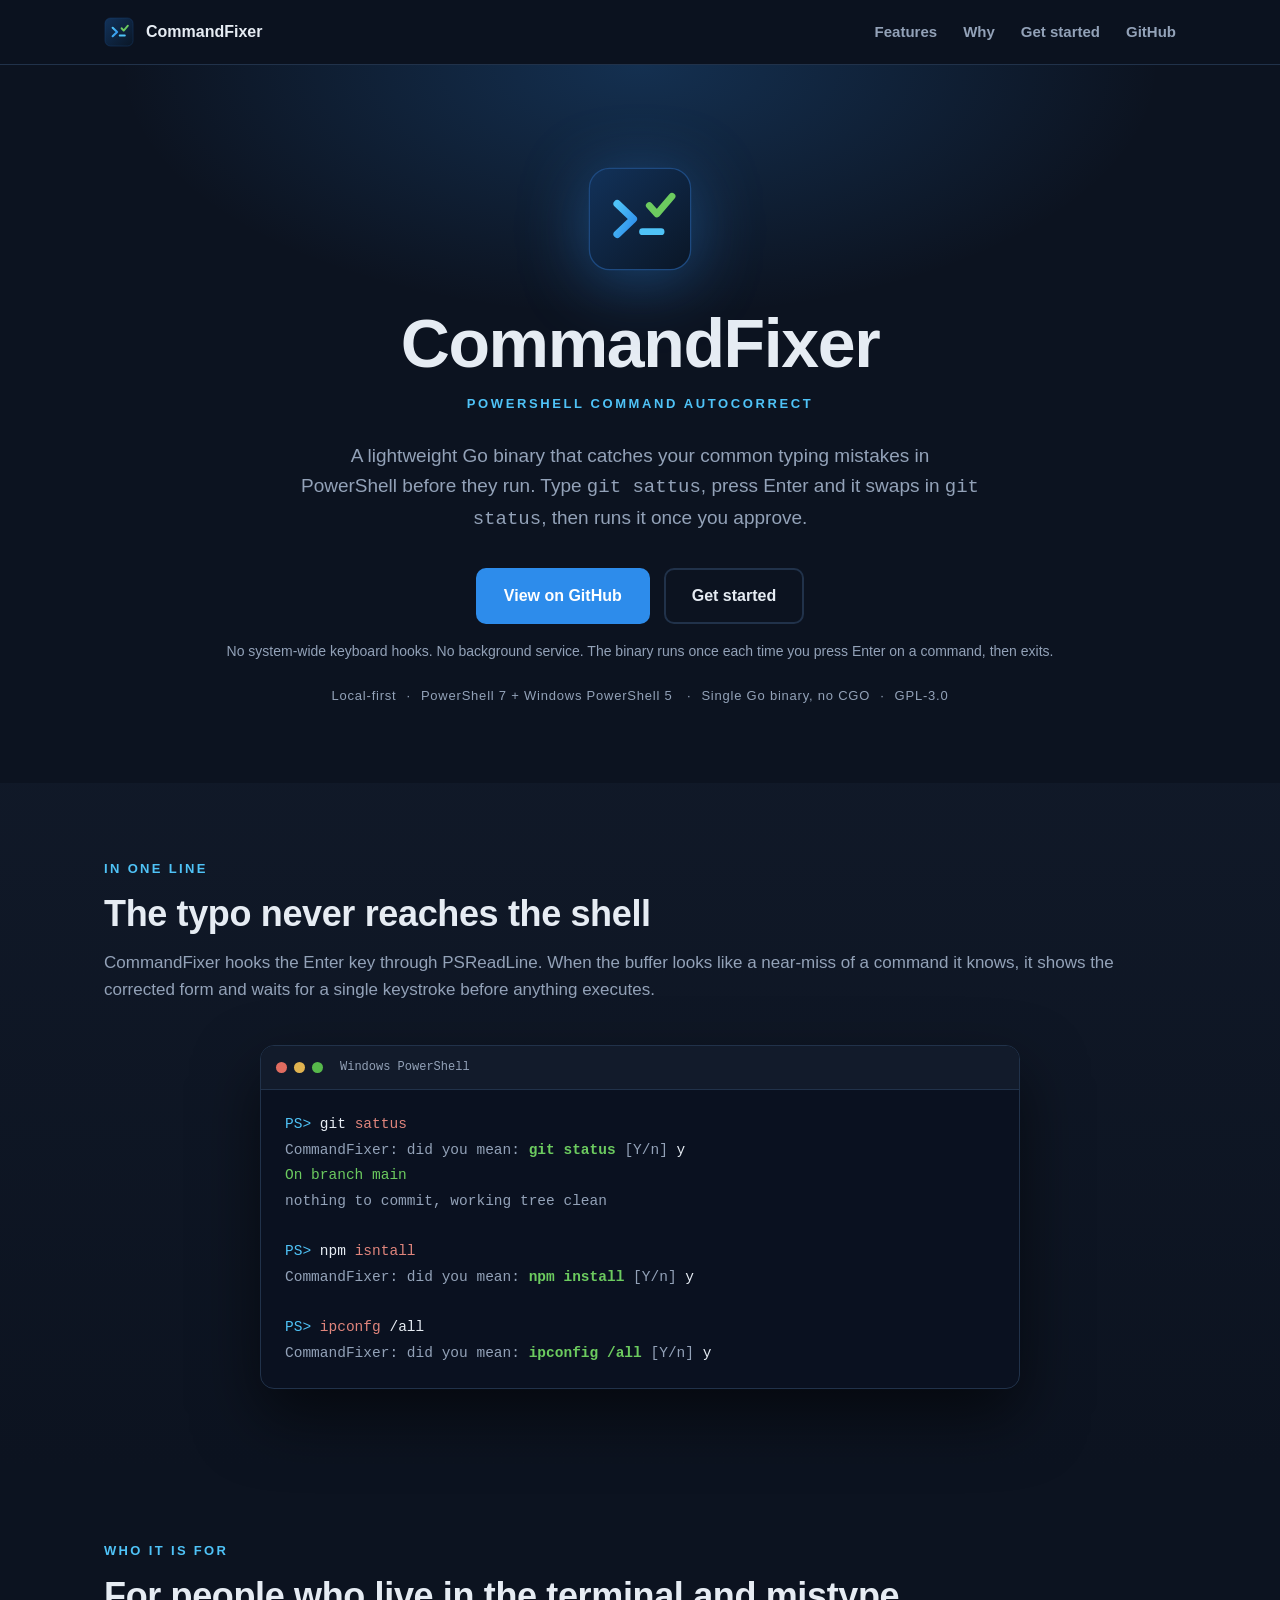
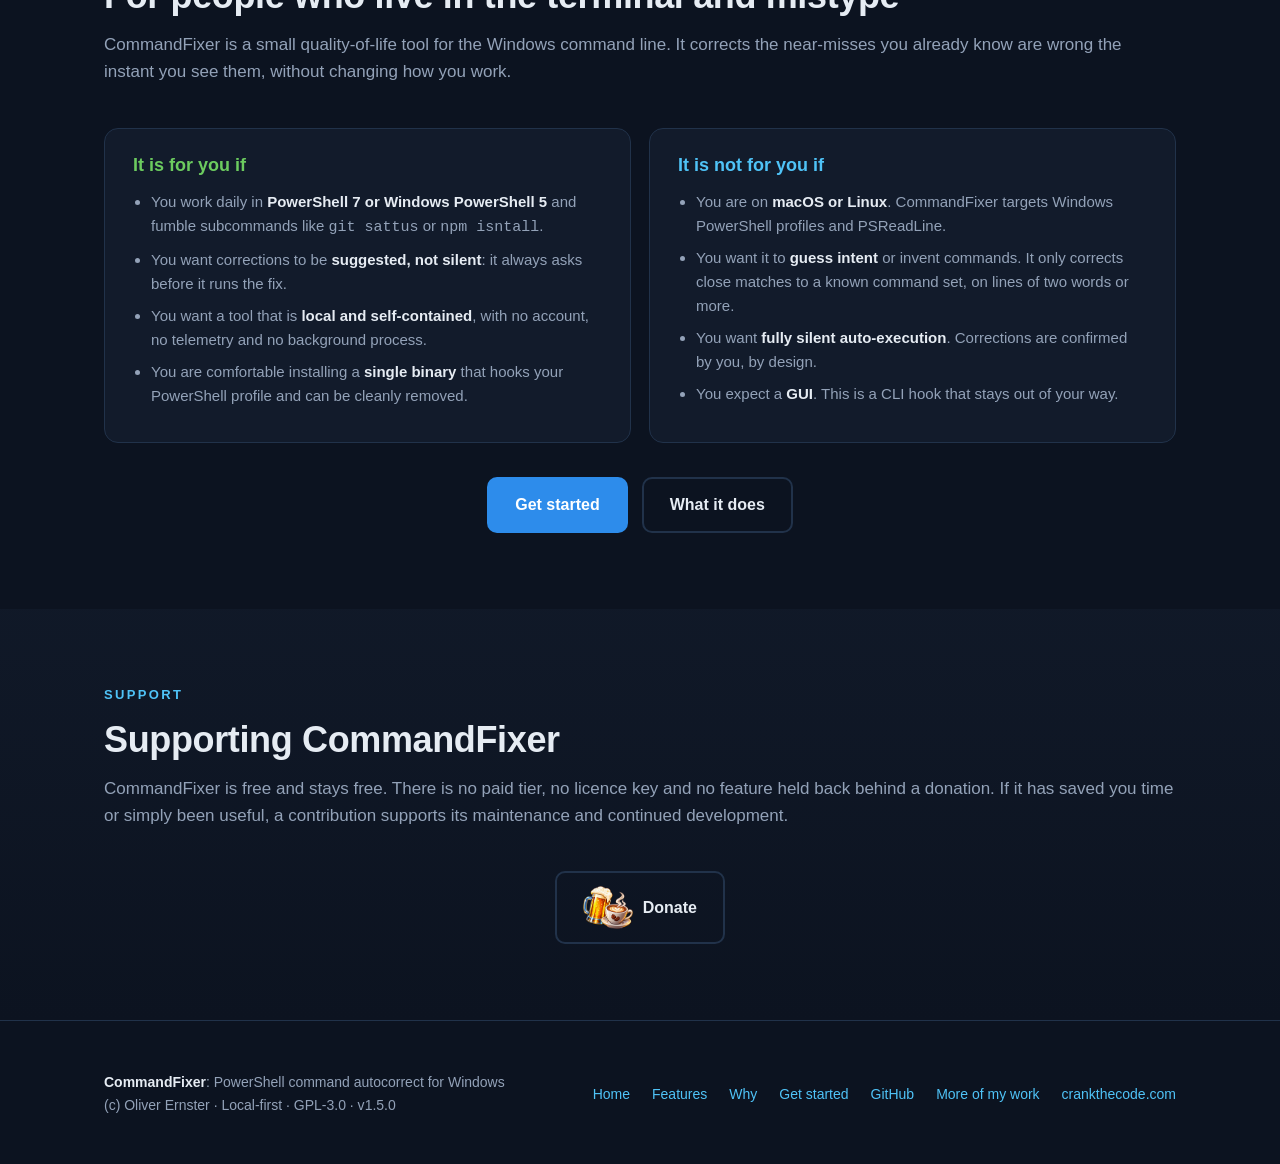
<file: docs/index.html>
<!DOCTYPE html>
<html lang="en">
<head>
<meta charset="utf-8">
<meta name="viewport" content="width=device-width, initial-scale=1">
<title>CommandFixer: PowerShell Command Autocorrect for Windows</title>
<meta name="description" content="CommandFixer is a lightweight Go binary that auto-corrects your common typing mistakes in PowerShell before commands execute. Fuzzy-matches typos against a built-in database of popular CLI tools, prompts for confirmation, then runs the fix. Local-first, no service.">
<meta name="keywords" content="powershell, autocorrect, command line, typo, git, docker, kubectl, PSReadLine, Windows, Go, local-first, CLI, developer tools">
<meta name="author" content="Oliver Ernster">
<meta name="robots" content="index, follow">
<meta name="theme-color" content="#0c1320">
<link rel="canonical" href="https://ernster.dev/CommandFixer/">
<meta property="og:type" content="website">
<meta property="og:site_name" content="CommandFixer">
<meta property="og:title" content="CommandFixer: PowerShell Command Autocorrect for Windows">
<meta property="og:description" content="Type git sattus, press Enter and CommandFixer swaps in git status, then runs it once you approve. Works in PowerShell 7 and Windows PowerShell 5.">
<meta property="og:url" content="https://ernster.dev/CommandFixer/">
<meta property="og:image" content="https://ernster.dev/CommandFixer/assets/commandfixer.png">
<meta property="og:image:width" content="512">
<meta property="og:image:height" content="512">
<meta property="og:image:alt" content="The CommandFixer terminal icon">
<meta name="twitter:card" content="summary_large_image">
<meta name="twitter:title" content="CommandFixer: PowerShell Command Autocorrect">
<meta name="twitter:description" content="A lightweight Go binary that fixes your PowerShell typos before they run. Local-first, no service.">
<meta name="twitter:image" content="https://ernster.dev/CommandFixer/assets/commandfixer.png">
<link rel="icon" type="image/svg+xml" href="assets/commandfixer.svg">
<link rel="stylesheet" href="styles.css?v=0f7751e628">
<script type="application/ld+json">{"@context": "https://schema.org", "@type": "SoftwareApplication", "name": "CommandFixer", "applicationCategory": "DeveloperApplication", "operatingSystem": "Windows", "description": "CommandFixer is a lightweight Go binary that auto-corrects common typing mistakes in PowerShell before commands execute. It fuzzy-matches typed commands against a built-in database of popular CLI tools and Windows commands, prints the corrected form to a PSReadLine hook and prompts for confirmation before running.", "url": "https://ernster.dev/CommandFixer/", "image": "https://ernster.dev/CommandFixer/assets/commandfixer.png", "isAccessibleForFree": true, "offers": {"@type": "Offer", "price": "0", "priceCurrency": "GBP"}, "author": {"@type": "Person", "name": "Oliver Ernster", "url": "https://www.crankthecode.com/"}, "audience": {"@type": "Audience", "audienceType": "Developers and power users on Windows PowerShell"}, "keywords": "powershell, autocorrect, typo, git, docker, PSReadLine, Windows, Go, CLI", "license": "https://www.gnu.org/licenses/gpl-3.0.html"}</script>
</head>
<body>
<header class="nav">
  <div class="container nav-inner">
    <a class="brand" href="#top">
      <img src="assets/commandfixer.svg" alt="CommandFixer icon">CommandFixer</a>
    <nav class="nav-links">
      <a href="features.html">Features</a>
      <a href="why.html">Why</a>
      <a href="download.html">Get started</a>
      <a href="https://github.com/oernster/commandfixer">GitHub</a>
    </nav>
  </div>
</header>
<main id="top">
  <section class="hero">
    <div class="container">
      <img class="logo" src="assets/commandfixer.svg" alt="CommandFixer icon">
      <h1>CommandFixer</h1>
      <div class="tagline">PowerShell Command Autocorrect</div>
      <p class="lede">A lightweight Go binary that catches your common typing
        mistakes in PowerShell before they run. Type <code>git sattus</code>,
        press Enter and it swaps in <code>git status</code>, then runs it once
        you approve.</p>
      <div class="cta">
        <a class="btn btn-primary" href="https://github.com/oernster/commandfixer">View on GitHub</a>
        <a class="btn btn-ghost" href="download.html">Get started</a>
      </div>
      <p class="release-note">No system-wide keyboard hooks. No background
        service. The binary runs once each time you press Enter on a command,
        then exits.</p>
      <div class="badges">
        <span>Local-first</span>·<span>PowerShell 7 + Windows PowerShell 5</span>
        ·<span>Single Go binary, no CGO</span>·<span>GPL-3.0</span>
      </div>
    </div>
  </section>

  <section id="demo" class="alt">
    <div class="container">
      <div class="eyebrow">In one line</div>
      <h2 class="section-title">The typo never reaches the shell</h2>
      <p class="section-sub">CommandFixer hooks the Enter key through PSReadLine.
        When the buffer looks like a near-miss of a command it knows, it shows the
        corrected form and waits for a single keystroke before anything executes.</p>
      <div class="termwrap">
        <div class="terminal">
          <div class="bar">
            <i class="r"></i><i class="y"></i><i class="g"></i>
            <span class="ttl">Windows PowerShell</span>
          </div>
<pre><span class="term-prompt">PS&gt;</span> git <span class="term-typo">sattus</span>
<span class="term-muted">CommandFixer: did you mean:</span> <span class="term-fix">git status</span> <span class="term-muted">[Y/n]</span> y
<span class="term-ok">On branch main</span>
<span class="term-muted">nothing to commit, working tree clean</span>

<span class="term-prompt">PS&gt;</span> npm <span class="term-typo">isntall</span>
<span class="term-muted">CommandFixer: did you mean:</span> <span class="term-fix">npm install</span> <span class="term-muted">[Y/n]</span> y

<span class="term-prompt">PS&gt;</span> <span class="term-typo">ipconfg</span> /all
<span class="term-muted">CommandFixer: did you mean:</span> <span class="term-fix">ipconfig /all</span> <span class="term-muted">[Y/n]</span> y</pre>
        </div>
      </div>
    </div>
  </section>

  <section id="who">
    <div class="container">
      <div class="eyebrow">Who it is for</div>
      <h2 class="section-title">For people who live in the terminal and mistype</h2>
      <p class="section-sub">CommandFixer is a small quality-of-life tool for the
        Windows command line. It corrects the near-misses you already know are
        wrong the instant you see them, without changing how you work.</p>
      <div class="split">
        <div class="panel is-for">
          <h3>It is for you if</h3>
          <ul>
            <li>You work daily in <b>PowerShell 7 or Windows PowerShell 5</b> and fumble subcommands like <code>git sattus</code> or <code>npm isntall</code>.</li>
            <li>You want corrections to be <b>suggested, not silent</b>: it always asks before it runs the fix.</li>
            <li>You want a tool that is <b>local and self-contained</b>, with no account, no telemetry and no background process.</li>
            <li>You are comfortable installing a <b>single binary</b> that hooks your PowerShell profile and can be cleanly removed.</li>
          </ul>
        </div>
        <div class="panel not-for">
          <h3>It is not for you if</h3>
          <ul>
            <li>You are on <b>macOS or Linux</b>. CommandFixer targets Windows PowerShell profiles and PSReadLine.</li>
            <li>You want it to <b>guess intent</b> or invent commands. It only corrects close matches to a known command set, on lines of two words or more.</li>
            <li>You want <b>fully silent auto-execution</b>. Corrections are confirmed by you, by design.</li>
            <li>You expect a <b>GUI</b>. This is a CLI hook that stays out of your way.</li>
          </ul>
        </div>
      </div>
      <div class="cta">
        <a class="btn btn-primary" href="download.html">Get started</a>
        <a class="btn btn-ghost" href="features.html">What it does</a>
      </div>
    </div>
  </section>
  <section id="support" class="alt">
    <div class="container">
      <div class="eyebrow">Support</div>
      <h2 class="section-title">Supporting CommandFixer</h2>
      <p class="section-sub">CommandFixer is free and stays free. There is no paid tier, no licence key and no
        feature held back behind a donation. If it has saved you time or simply been useful, a
        contribution supports its maintenance and continued development.</p>
      <div class="cta">
        <a class="btn btn-ghost btn-donate" href="https://www.paypal.com/ncp/payment/7B63G27P2966Y"><img src="donate.png" alt="">Donate</a>
      </div>
    </div>
  </section>
</main>
<footer>
  <div class="container footer-inner">
    <div>
      <strong>CommandFixer</strong>: PowerShell command autocorrect for Windows<br>
      (c) Oliver Ernster · Local-first · GPL-3.0 · v<!--VERSION-->1.5.0<!--/VERSION-->
    </div>
    <div class="footer-links">
      <a href="./">Home</a>
      <a href="features.html">Features</a>
      <a href="why.html">Why</a>
      <a href="download.html">Get started</a>
      <a href="https://github.com/oernster/commandfixer">GitHub</a>
      <a href="https://ernster.dev/">More of my work</a>
      <a href="https://www.crankthecode.com/">crankthecode.com</a>
    </div>
  </div>
</footer>
</body>
</html>
</file>
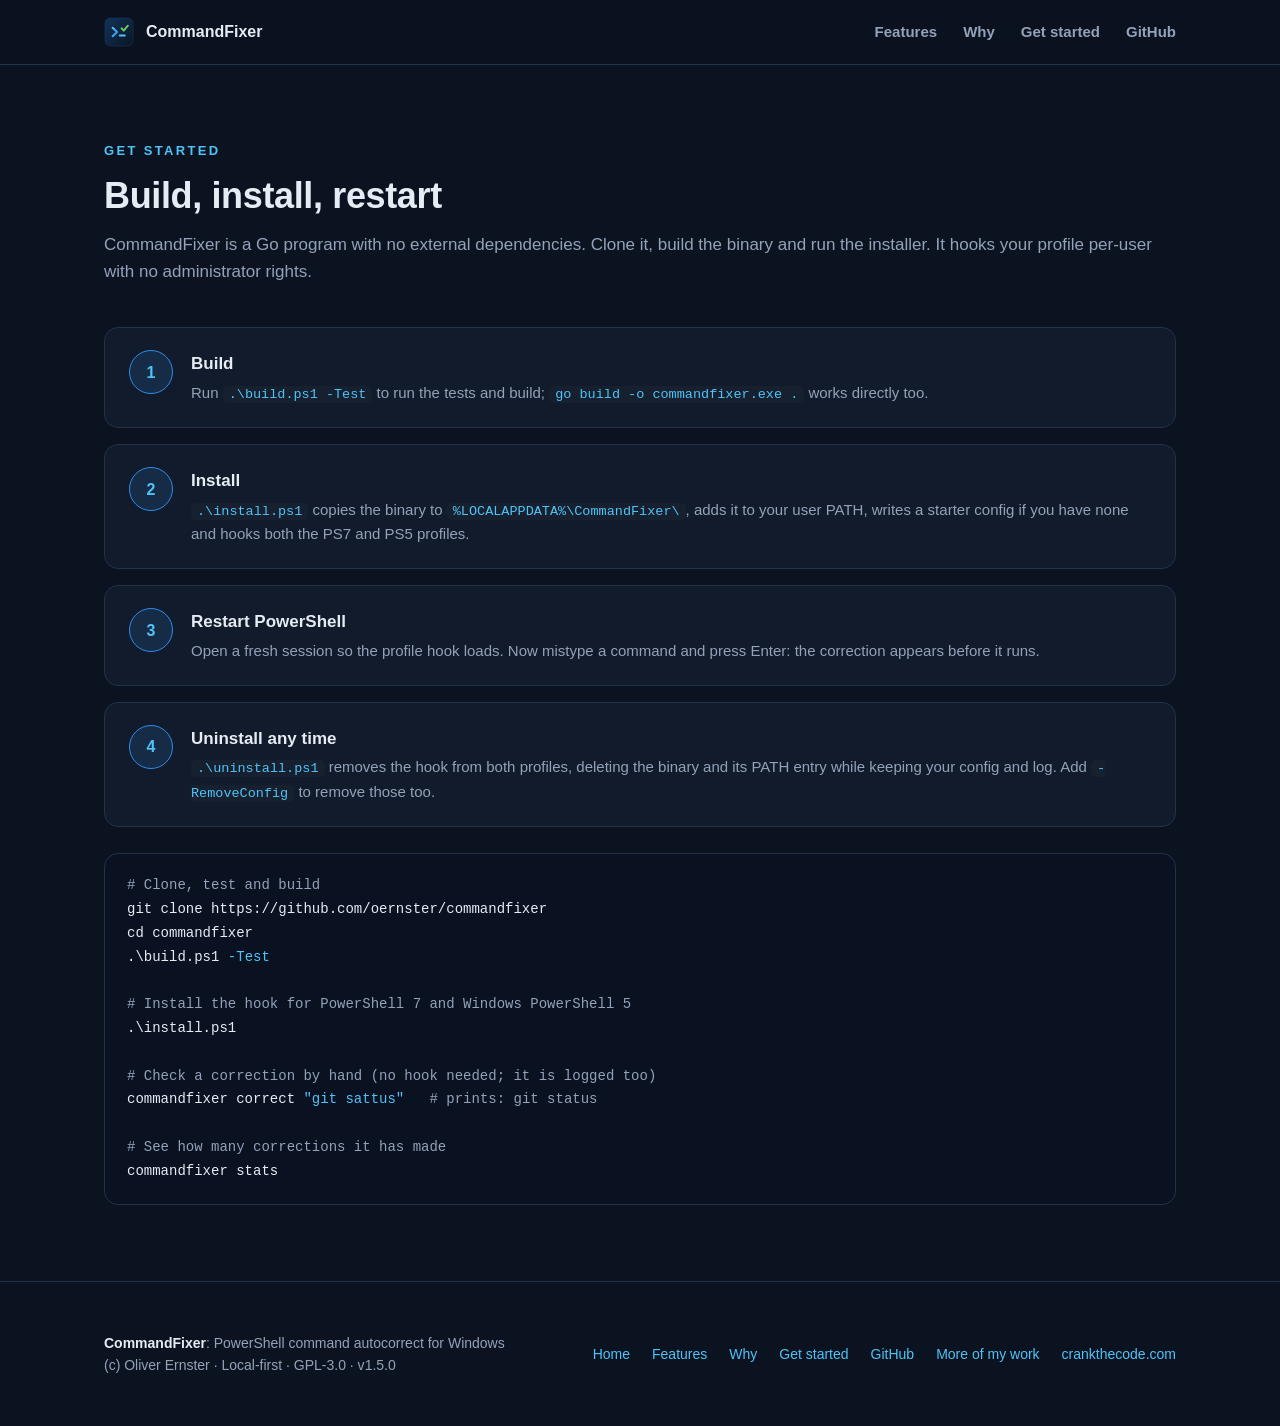
<file: docs/download.html>
<!DOCTYPE html>
<html lang="en">
<head>
<meta charset="utf-8">
<meta name="viewport" content="width=device-width, initial-scale=1">
<title>Get started with CommandFixer: build, install, restart</title>
<meta name="description" content="Build CommandFixer, install the hook for PowerShell 7 and Windows PowerShell 5 per-user with no administrator rights, then restart PowerShell.">
<meta name="author" content="Oliver Ernster">
<meta name="robots" content="index, follow">
<meta name="theme-color" content="#0c1320">
<link rel="canonical" href="https://ernster.dev/CommandFixer/download.html">
<meta property="og:type" content="website">
<meta property="og:site_name" content="CommandFixer">
<meta property="og:title" content="Get started with CommandFixer: build, install, restart">
<meta property="og:description" content="Build CommandFixer, install the hook for PowerShell 7 and Windows PowerShell 5 per-user with no administrator rights, then restart PowerShell.">
<meta property="og:url" content="https://ernster.dev/CommandFixer/download.html">
<meta property="og:image" content="https://ernster.dev/CommandFixer/assets/commandfixer.png">
<meta property="og:image:width" content="512">
<meta property="og:image:height" content="512">
<meta property="og:image:alt" content="The CommandFixer terminal icon">
<meta name="twitter:card" content="summary_large_image">
<meta name="twitter:title" content="Get started with CommandFixer">
<meta name="twitter:description" content="Build CommandFixer, install the hook for PowerShell 7 and Windows PowerShell 5 per-user with no administrator rights, then restart PowerShell.">
<meta name="twitter:image" content="https://ernster.dev/CommandFixer/assets/commandfixer.png">
<link rel="icon" type="image/svg+xml" href="assets/commandfixer.svg">
<link rel="stylesheet" href="styles.css?v=0f7751e628">
</head>
<body>
<header class="nav">
  <div class="container nav-inner">
    <a class="brand" href="./">
      <img src="assets/commandfixer.svg" alt="CommandFixer icon">CommandFixer</a>
    <nav class="nav-links">
      <a href="features.html">Features</a>
      <a href="why.html">Why</a>
      <a href="download.html">Get started</a>
      <a href="https://github.com/oernster/commandfixer">GitHub</a>
    </nav>
  </div>
</header>
<main>
  <section id="start">
    <div class="container">
      <div class="eyebrow">Get started</div>
      <h2 class="section-title">Build, install, restart</h2>
      <p class="section-sub">CommandFixer is a Go program with no external
        dependencies. Clone it, build the binary and run the installer. It hooks
        your profile per-user with no administrator rights.</p>
      <div class="steps">
        <div class="step">
          <div class="n"></div>
          <div>
            <h3>Build</h3>
            <p>Run <code>.\build.ps1 -Test</code> to run the tests and build; <code>go build -o commandfixer.exe .</code> works directly too.</p>
          </div>
        </div>
        <div class="step">
          <div class="n"></div>
          <div>
            <h3>Install</h3>
            <p><code>.\install.ps1</code> copies the binary to <code>%LOCALAPPDATA%\CommandFixer\</code>, adds it to your user PATH, writes a starter config if you have none and hooks both the PS7 and PS5 profiles.</p>
          </div>
        </div>
        <div class="step">
          <div class="n"></div>
          <div>
            <h3>Restart PowerShell</h3>
            <p>Open a fresh session so the profile hook loads. Now mistype a command and press Enter: the correction appears before it runs.</p>
          </div>
        </div>
        <div class="step">
          <div class="n"></div>
          <div>
            <h3>Uninstall any time</h3>
            <p><code>.\uninstall.ps1</code> removes the hook from both profiles, deleting the binary and its PATH entry while keeping your config and log. Add <code>-RemoveConfig</code> to remove those too.</p>
          </div>
        </div>
      </div>
      <div class="codeblock">
<pre><span class="c"># Clone, test and build</span>
git clone https://github.com/oernster/commandfixer
cd commandfixer
.\build.ps1 <span class="p">-Test</span>

<span class="c"># Install the hook for PowerShell 7 and Windows PowerShell 5</span>
.\install.ps1

<span class="c"># Check a correction by hand (no hook needed; it is logged too)</span>
commandfixer correct <span class="p">"git sattus"</span>   <span class="c"># prints: git status</span>

<span class="c"># See how many corrections it has made</span>
commandfixer stats</pre>
      </div>
    </div>
  </section>
</main>
<footer>
  <div class="container footer-inner">
    <div>
      <strong>CommandFixer</strong>: PowerShell command autocorrect for Windows<br>
      (c) Oliver Ernster · Local-first · GPL-3.0 · v<!--VERSION-->1.5.0<!--/VERSION-->
    </div>
    <div class="footer-links">
      <a href="./">Home</a>
      <a href="features.html">Features</a>
      <a href="why.html">Why</a>
      <a href="download.html">Get started</a>
      <a href="https://github.com/oernster/commandfixer">GitHub</a>
      <a href="https://ernster.dev/">More of my work</a>
      <a href="https://www.crankthecode.com/">crankthecode.com</a>
    </div>
  </div>
</footer>
</body>
</html>
</file>
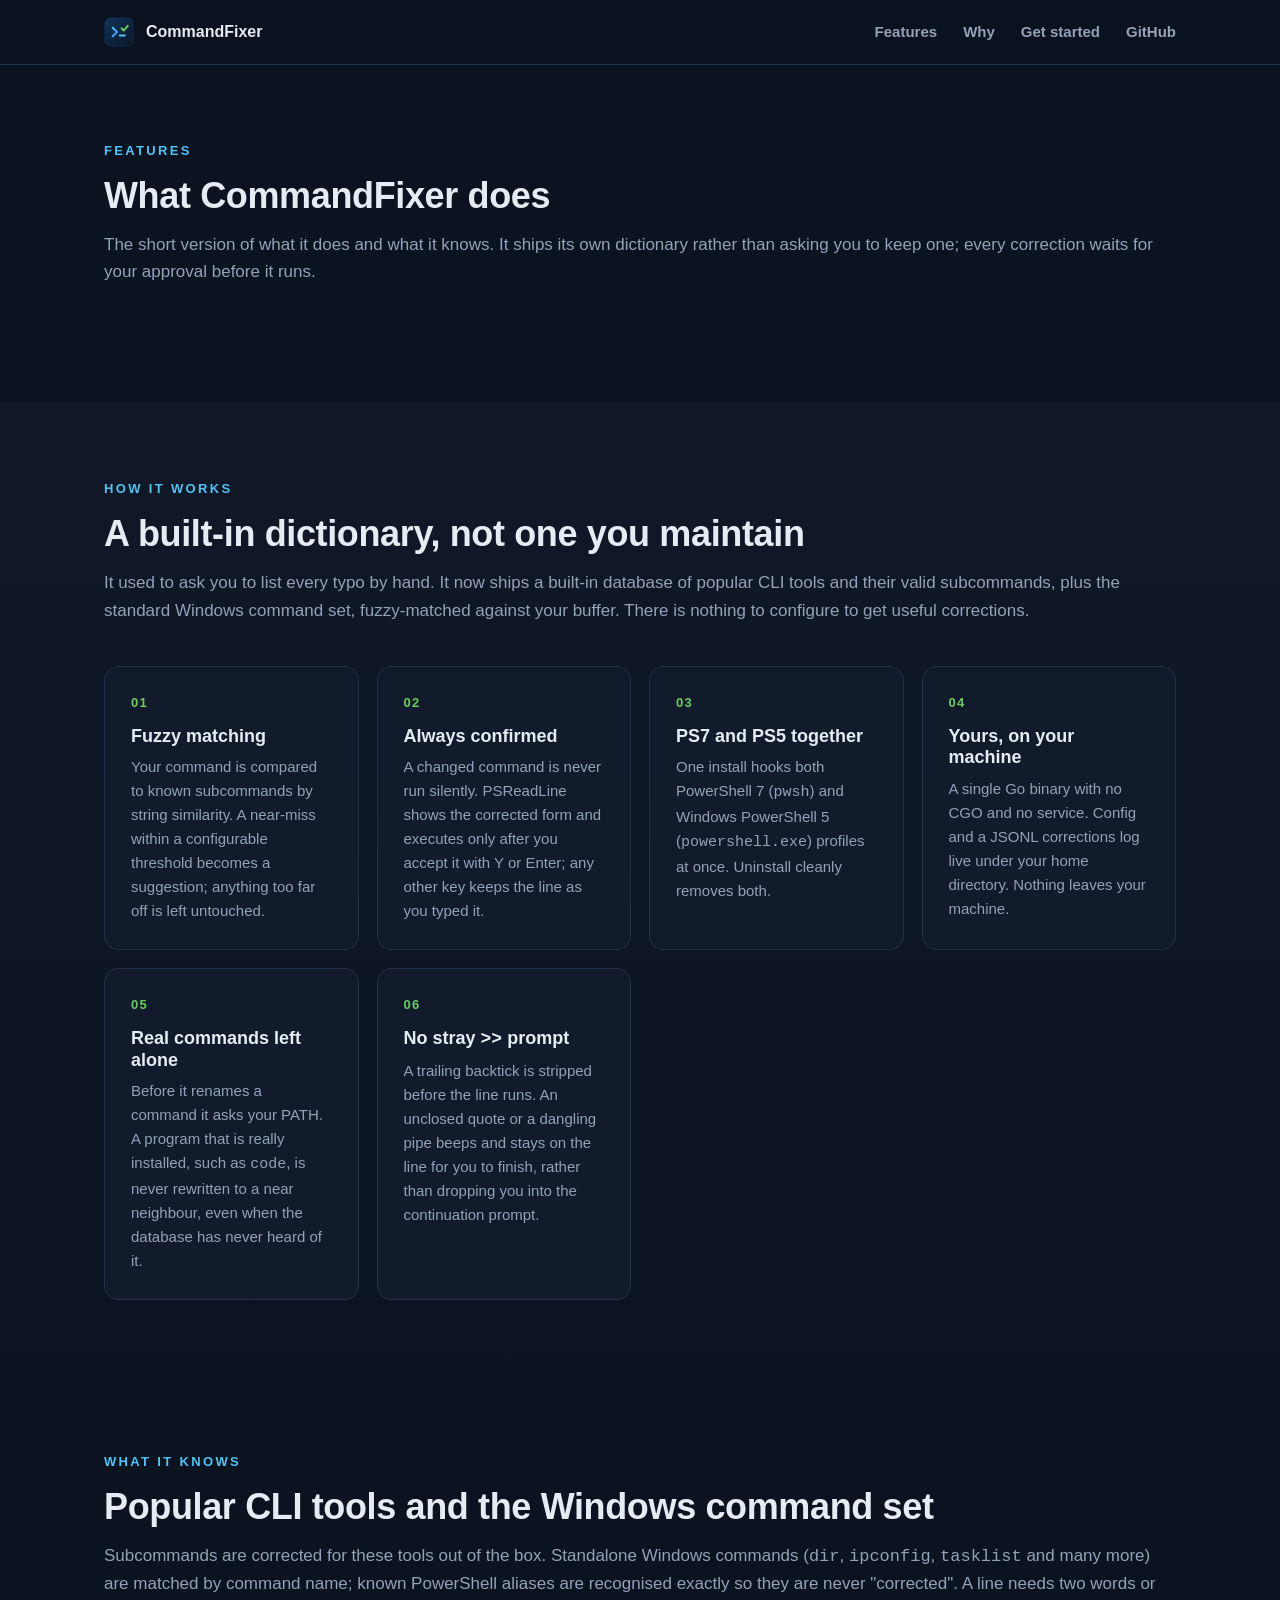
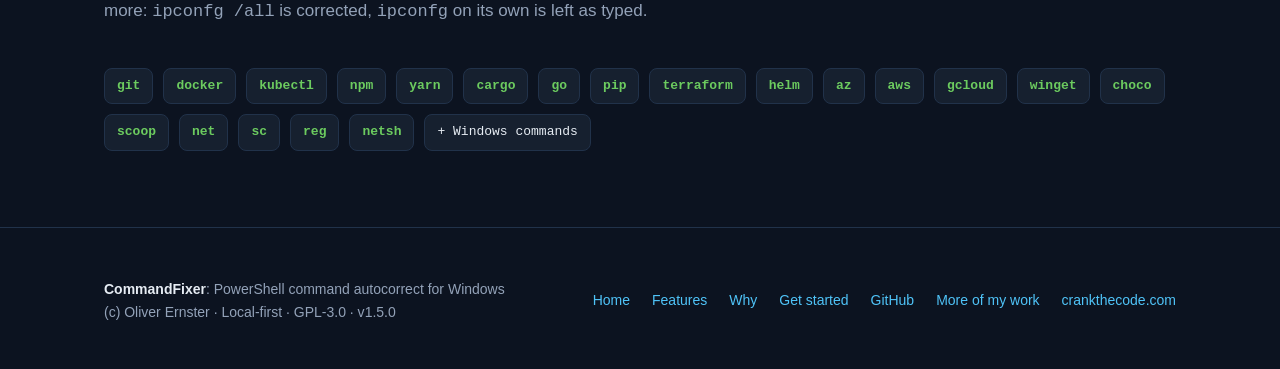
<file: docs/features.html>
<!DOCTYPE html>
<html lang="en">
<head>
<meta charset="utf-8">
<meta name="viewport" content="width=device-width, initial-scale=1">
<title>CommandFixer features: fuzzy matching, confirmation and coverage</title>
<meta name="description" content="What CommandFixer does: fuzzy matching against a built-in database of popular CLI tools and the Windows command set, corrections always confirmed and one install for PowerShell 7 and Windows PowerShell 5.">
<meta name="author" content="Oliver Ernster">
<meta name="robots" content="index, follow">
<meta name="theme-color" content="#0c1320">
<link rel="canonical" href="https://ernster.dev/CommandFixer/features.html">
<meta property="og:type" content="website">
<meta property="og:site_name" content="CommandFixer">
<meta property="og:title" content="CommandFixer features: fuzzy matching, confirmation and coverage">
<meta property="og:description" content="What CommandFixer does: fuzzy matching against a built-in database of popular CLI tools and the Windows command set, corrections always confirmed and one install for PowerShell 7 and Windows PowerShell 5.">
<meta property="og:url" content="https://ernster.dev/CommandFixer/features.html">
<meta property="og:image" content="https://ernster.dev/CommandFixer/assets/commandfixer.png">
<meta property="og:image:width" content="512">
<meta property="og:image:height" content="512">
<meta property="og:image:alt" content="The CommandFixer terminal icon">
<meta name="twitter:card" content="summary_large_image">
<meta name="twitter:title" content="CommandFixer features">
<meta name="twitter:description" content="What CommandFixer does: fuzzy matching against a built-in database of popular CLI tools and the Windows command set, corrections always confirmed and one install for PowerShell 7 and Windows PowerShell 5.">
<meta name="twitter:image" content="https://ernster.dev/CommandFixer/assets/commandfixer.png">
<link rel="icon" type="image/svg+xml" href="assets/commandfixer.svg">
<link rel="stylesheet" href="styles.css?v=0f7751e628">
</head>
<body>
<header class="nav">
  <div class="container nav-inner">
    <a class="brand" href="./">
      <img src="assets/commandfixer.svg" alt="CommandFixer icon">CommandFixer</a>
    <nav class="nav-links">
      <a href="features.html">Features</a>
      <a href="why.html">Why</a>
      <a href="download.html">Get started</a>
      <a href="https://github.com/oernster/commandfixer">GitHub</a>
    </nav>
  </div>
</header>
<main>
  <section id="features">
    <div class="container">
      <div class="eyebrow">Features</div>
      <h2 class="section-title">What CommandFixer does</h2>
      <p class="section-sub">The short version of what it does and what it knows. It
        ships its own dictionary rather than asking you to keep one; every correction
        waits for your approval before it runs.</p>
    </div>
  </section>

  <section id="what" class="alt">
    <div class="container">
      <div class="eyebrow">How it works</div>
      <h2 class="section-title">A built-in dictionary, not one you maintain</h2>
      <p class="section-sub">It used to ask you to list every typo by hand. It
        now ships a built-in database of popular CLI tools and their valid
        subcommands, plus the standard Windows command set, fuzzy-matched
        against your buffer. There is nothing to configure to get useful corrections.</p>
      <div class="features">
        <div class="feature"><div class="fnum">01</div><h3>Fuzzy matching</h3><p>Your command is compared to known subcommands by string similarity. A near-miss within a configurable threshold becomes a suggestion; anything too far off is left untouched.</p></div>
        <div class="feature"><div class="fnum">02</div><h3>Always confirmed</h3><p>A changed command is never run silently. PSReadLine shows the corrected form and executes only after you accept it with Y or Enter; any other key keeps the line as you typed it.</p></div>
        <div class="feature"><div class="fnum">03</div><h3>PS7 and PS5 together</h3><p>One install hooks both PowerShell 7 (<code>pwsh</code>) and Windows PowerShell 5 (<code>powershell.exe</code>) profiles at once. Uninstall cleanly removes both.</p></div>
        <div class="feature"><div class="fnum">04</div><h3>Yours, on your machine</h3><p>A single Go binary with no CGO and no service. Config and a JSONL corrections log live under your home directory. Nothing leaves your machine.</p></div>
        <div class="feature"><div class="fnum">05</div><h3>Real commands left alone</h3><p>Before it renames a command it asks your PATH. A program that is really installed, such as <code>code</code>, is never rewritten to a near neighbour, even when the database has never heard of it.</p></div>
        <div class="feature"><div class="fnum">06</div><h3>No stray <code>&gt;&gt;</code> prompt</h3><p>A trailing backtick is stripped before the line runs. An unclosed quote or a dangling pipe beeps and stays on the line for you to finish, rather than dropping you into the continuation prompt.</p></div>
      </div>
    </div>
  </section>

  <section id="coverage">
    <div class="container">
      <div class="eyebrow">What it knows</div>
      <h2 class="section-title">Popular CLI tools and the Windows command set</h2>
      <p class="section-sub">Subcommands are corrected for these tools out of the
        box. Standalone Windows commands (<code>dir</code>, <code>ipconfig</code>,
        <code>tasklist</code> and many more) are matched by command name; known
        PowerShell aliases are recognised exactly so they are never "corrected". A
        line needs two words or more: <code>ipconfg /all</code> is corrected,
        <code>ipconfg</code> on its own is left as typed.</p>
      <div class="chips">
        <span class="chip"><b>git</b></span>
        <span class="chip"><b>docker</b></span>
        <span class="chip"><b>kubectl</b></span>
        <span class="chip"><b>npm</b></span>
        <span class="chip"><b>yarn</b></span>
        <span class="chip"><b>cargo</b></span>
        <span class="chip"><b>go</b></span>
        <span class="chip"><b>pip</b></span>
        <span class="chip"><b>terraform</b></span>
        <span class="chip"><b>helm</b></span>
        <span class="chip"><b>az</b></span>
        <span class="chip"><b>aws</b></span>
        <span class="chip"><b>gcloud</b></span>
        <span class="chip"><b>winget</b></span>
        <span class="chip"><b>choco</b></span>
        <span class="chip"><b>scoop</b></span>
        <span class="chip"><b>net</b></span>
        <span class="chip"><b>sc</b></span>
        <span class="chip"><b>reg</b></span>
        <span class="chip"><b>netsh</b></span>
        <span class="chip">+ Windows commands</span>
      </div>
    </div>
  </section>
</main>
<footer>
  <div class="container footer-inner">
    <div>
      <strong>CommandFixer</strong>: PowerShell command autocorrect for Windows<br>
      (c) Oliver Ernster · Local-first · GPL-3.0 · v<!--VERSION-->1.5.0<!--/VERSION-->
    </div>
    <div class="footer-links">
      <a href="./">Home</a>
      <a href="features.html">Features</a>
      <a href="why.html">Why</a>
      <a href="download.html">Get started</a>
      <a href="https://github.com/oernster/commandfixer">GitHub</a>
      <a href="https://ernster.dev/">More of my work</a>
      <a href="https://www.crankthecode.com/">crankthecode.com</a>
    </div>
  </div>
</footer>
</body>
</html>
</file>
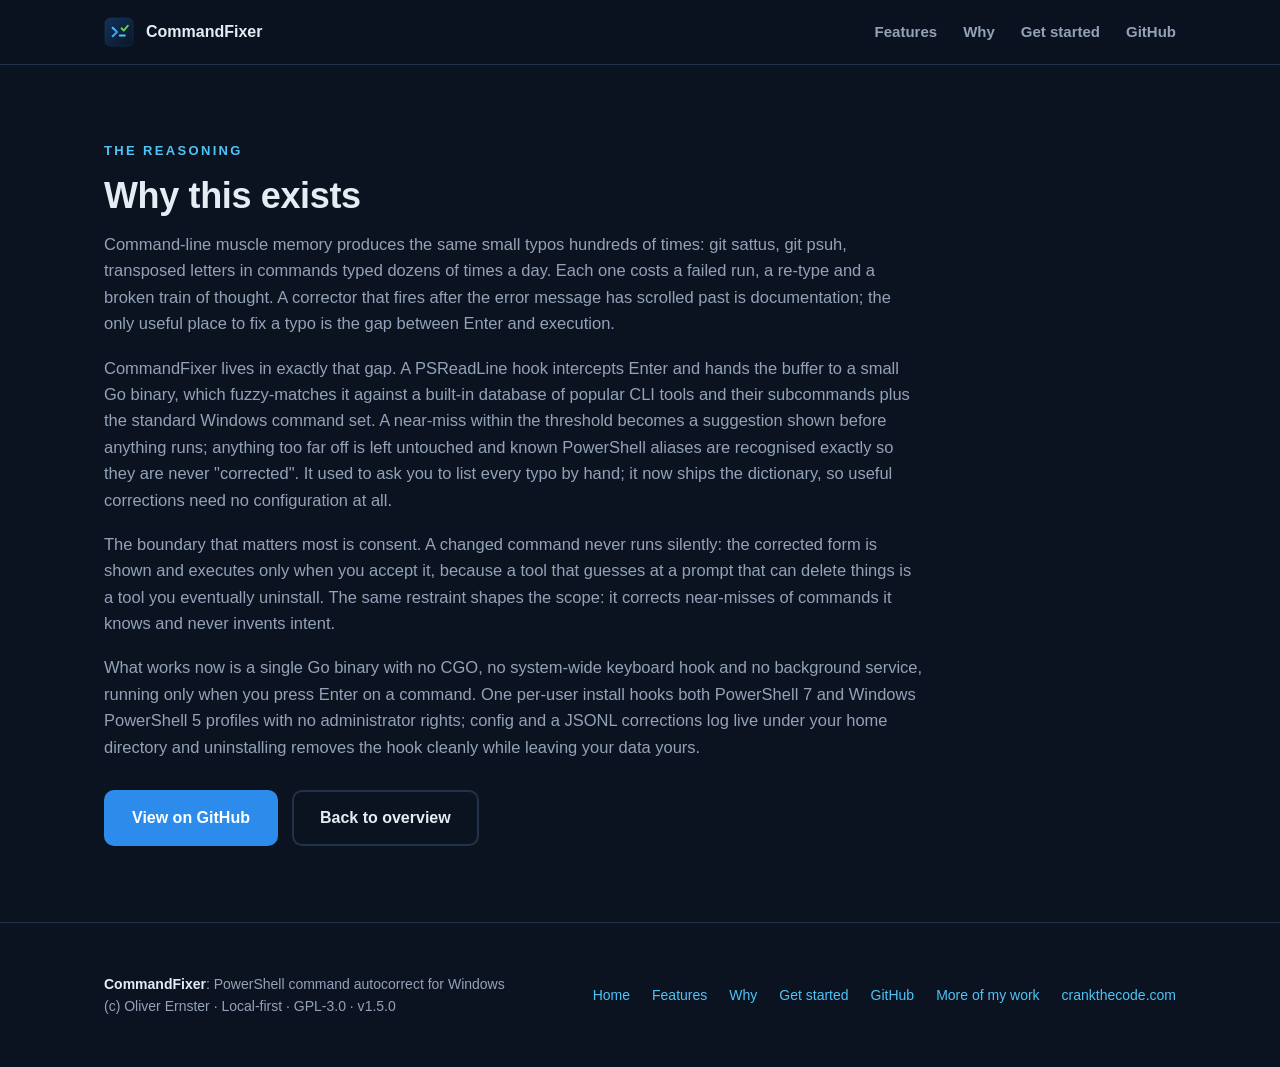
<file: docs/why.html>
<!DOCTYPE html>
<html lang="en">
<head>
<meta charset="utf-8">
<meta name="viewport" content="width=device-width, initial-scale=1">
<title>Why CommandFixer exists: the typo tax, cancelled at Enter</title>
<meta name="description" content="Why CommandFixer was built: command-line muscle memory produces the same small typos hundreds of times and each one costs a failed run and a broken train of thought. CommandFixer corrects them in the gap between Enter and execution, with your approval.">
<meta name="author" content="Oliver Ernster">
<meta name="robots" content="index, follow">
<meta name="theme-color" content="#0c1320">
<link rel="canonical" href="https://ernster.dev/CommandFixer/why.html">
<meta property="og:type" content="website">
<meta property="og:site_name" content="CommandFixer">
<meta property="og:title" content="Why CommandFixer exists: the typo tax, cancelled at Enter">
<meta property="og:description" content="Command-line muscle memory produces the same small typos hundreds of times. CommandFixer corrects them in the gap between Enter and execution, with your approval.">
<meta property="og:url" content="https://ernster.dev/CommandFixer/why.html">
<meta property="og:image" content="https://ernster.dev/CommandFixer/assets/commandfixer.png">
<meta property="og:image:width" content="512">
<meta property="og:image:height" content="512">
<meta property="og:image:alt" content="The CommandFixer terminal icon">
<meta name="twitter:card" content="summary_large_image">
<meta name="twitter:title" content="Why CommandFixer exists">
<meta name="twitter:description" content="Command-line muscle memory produces the same small typos hundreds of times. CommandFixer corrects them in the gap between Enter and execution, with your approval.">
<meta name="twitter:image" content="https://ernster.dev/CommandFixer/assets/commandfixer.png">
<link rel="icon" type="image/svg+xml" href="assets/commandfixer.svg">
<link rel="stylesheet" href="styles.css?v=0f7751e628">
</head>
<body>
<header class="nav">
  <div class="container nav-inner">
    <a class="brand" href="./">
      <img src="assets/commandfixer.svg" alt="CommandFixer icon">CommandFixer</a>
    <nav class="nav-links">
      <a href="features.html">Features</a>
      <a href="why.html">Why</a>
      <a href="download.html">Get started</a>
      <a href="https://github.com/oernster/commandfixer">GitHub</a>
    </nav>
  </div>
</header>
<main>
  <section id="exists">
    <div class="container prose">
      <div class="eyebrow">The reasoning</div>
      <h2 class="section-title">Why this exists</h2>
      <p>Command-line muscle memory produces the same small typos hundreds of times: git sattus,
        git psuh, transposed letters in commands typed dozens of times a day. Each one costs
        a failed run, a re-type and a broken train of thought. A corrector that fires after the
        error message has scrolled past is documentation; the only useful place to fix a typo is
        the gap between Enter and execution.</p>
      <p>CommandFixer lives in exactly that gap. A PSReadLine hook intercepts Enter and hands the
        buffer to a small Go binary, which fuzzy-matches it against a built-in database of popular
        CLI tools and their subcommands plus the standard Windows command set. A near-miss within
        the threshold becomes a suggestion shown before anything runs; anything too far off is
        left untouched and known PowerShell aliases are recognised exactly so they are never
        "corrected". It used to ask you to list every typo by hand; it now ships the
        dictionary, so useful corrections need no configuration at all.</p>
      <p>The boundary that matters most is consent. A changed command never runs silently: the
        corrected form is shown and executes only when you accept it, because a tool that guesses
        at a prompt that can delete things is a tool you eventually uninstall. The same restraint
        shapes the scope: it corrects near-misses of commands it knows and never invents intent.</p>
      <p>What works now is a single Go binary with no CGO, no system-wide keyboard hook and no
        background service, running only when you press Enter on a command. One
        per-user install hooks both PowerShell 7 and Windows PowerShell 5 profiles with no
        administrator rights; config and a JSONL corrections log live under your home directory
        and uninstalling removes the hook cleanly while leaving your data yours.</p>
      <div class="cta" style="justify-content:flex-start;margin-top:30px;">
        <a class="btn btn-primary" href="https://github.com/oernster/commandfixer">View on GitHub</a>
        <a class="btn btn-ghost" href="./">Back to overview</a>
      </div>
    </div>
  </section>
</main>
<footer>
  <div class="container footer-inner">
    <div>
      <strong>CommandFixer</strong>: PowerShell command autocorrect for Windows<br>
      (c) Oliver Ernster · Local-first · GPL-3.0 · v<!--VERSION-->1.5.0<!--/VERSION-->
    </div>
    <div class="footer-links">
      <a href="./">Home</a>
      <a href="features.html">Features</a>
      <a href="why.html">Why</a>
      <a href="download.html">Get started</a>
      <a href="https://github.com/oernster/commandfixer">GitHub</a>
      <a href="https://ernster.dev/">More of my work</a>
      <a href="https://www.crankthecode.com/">crankthecode.com</a>
    </div>
  </div>
</footer>
</body>
</html>
</file>
<file: docs/styles.css>
/* CommandFixer GitHub Pages site. Dark, terminal-themed, azure + green accent. */
:root {
  --bg: #0c1320;
  --surface: #121b2b;
  --raised: #16202f;
  --border: #21324a;
  --text: #e6ecf3;
  --muted: #93a2b8;
  --accent: #2d8ceb;
  --accent-bright: #4fc3f7;
  --green: #57b94b;
  --green-bright: #6ccb5f;
  --maxw: 1120px;
  --radius: 14px;
  --font: -apple-system, BlinkMacSystemFont, "Segoe UI", Roboto, Inter,
    "Helvetica Neue", Arial, sans-serif;
  --mono: "SFMono-Regular", "Cascadia Code", "Consolas", "Liberation Mono",
    Menlo, monospace;
}
* { box-sizing: border-box; }
html { scroll-behavior: smooth; }
body {
  margin: 0;
  background: var(--bg);
  color: var(--text);
  font-family: var(--font);
  line-height: 1.6;
  -webkit-font-smoothing: antialiased;
}
a { color: var(--accent-bright); text-decoration: none; }
a:hover { color: var(--green-bright); }
h1, h2, h3, h4 { line-height: 1.2; }
.container { max-width: var(--maxw); margin: 0 auto; padding: 0 24px; }

header.nav {
  position: sticky;
  top: 0;
  z-index: 10;
  background: rgba(12, 19, 32, 0.82);
  backdrop-filter: blur(10px);
  border-bottom: 1px solid var(--border);
}
.nav-inner {
  display: flex;
  align-items: center;
  justify-content: space-between;
  height: 64px;
}
.brand {
  display: flex;
  align-items: center;
  gap: 12px;
  font-weight: 700;
  color: var(--text);
}
.brand img { width: 30px; height: 30px; }
.nav-links { display: flex; gap: 26px; align-items: center; }
.nav-links a { color: var(--muted); font-weight: 600; font-size: 15px; }
.nav-links a:hover { color: var(--accent-bright); }

.hero {
  position: relative;
  text-align: center;
  padding: 100px 0 76px;
  overflow: hidden;
}
.hero::before {
  content: "";
  position: absolute;
  inset: 0;
  background: radial-gradient(
    58% 50% at 50% 0,
    rgba(45, 140, 235, 0.24),
    transparent 70%
  );
  pointer-events: none;
}
.hero .logo {
  width: 108px;
  height: 108px;
  margin-bottom: 22px;
  filter: drop-shadow(0 10px 34px rgba(45, 140, 235, 0.4));
}
.hero h1 {
  font-size: clamp(42px, 7vw, 68px);
  margin: 0;
  letter-spacing: -0.02em;
}
.tagline {
  color: var(--accent-bright);
  font-weight: 700;
  letter-spacing: 0.2em;
  text-transform: uppercase;
  font-size: 13px;
  margin-top: 10px;
}
.lede {
  max-width: 680px;
  margin: 26px auto 0;
  color: var(--muted);
  font-size: 19px;
}
.cta {
  display: flex;
  gap: 14px;
  justify-content: center;
  margin-top: 34px;
  flex-wrap: wrap;
}
.btn {
  display: inline-block;
  padding: 13px 26px;
  border-radius: 10px;
  font-weight: 700;
  border: 2px solid transparent;
  transition: 0.15s ease;
}
.btn-primary { background: var(--accent); color: #ffffff; }
.btn-primary:hover { background: var(--green); color: #ffffff; }
.btn-ghost { border-color: var(--border); color: var(--text); }
.btn-ghost:hover { border-color: var(--accent); color: var(--accent-bright); }
/* The donate button carries artwork before its label. The mark is sized in em
   against the button's own type; at one line box the artwork could not be read,
   so it takes 2.7em and the button is deliberately taller than a text-only one. */
.btn-donate { display: inline-flex; align-items: center; gap: 10px; }
.btn-donate img { display: block; height: 2.7em; width: auto; }
.badges {
  margin-top: 24px;
  color: var(--muted);
  font-size: 13px;
  letter-spacing: 0.06em;
}
.badges span { margin: 0 10px; }
.release-note { margin-top: 16px; color: var(--muted); font-size: 14px; }

section { padding: 76px 0; }
section.alt {
  background: linear-gradient(180deg, rgba(18, 27, 43, 0.7), transparent);
}
.eyebrow {
  color: var(--accent-bright);
  font-weight: 700;
  letter-spacing: 0.18em;
  text-transform: uppercase;
  font-size: 13px;
  margin-bottom: 12px;
}
.section-title {
  font-size: clamp(28px, 4vw, 36px);
  margin: 0 0 14px;
  letter-spacing: -0.01em;
}
.section-sub {
  color: var(--muted);
  margin: 0 0 42px;
  max-width: none;
  font-size: 17px;
}
.prose p {
  color: var(--muted);
  font-size: 16.5px;
  max-width: 820px;
  margin: 0 0 18px;
}
.prose p:last-child { margin-bottom: 0; }

/* Terminal mockup */
.termwrap { display: flex; justify-content: center; margin-top: 8px; }
.terminal {
  width: 100%;
  max-width: 760px;
  background: #0a1120;
  border: 1px solid var(--border);
  border-radius: var(--radius);
  overflow: hidden;
  box-shadow: 0 28px 64px rgba(0, 0, 0, 0.55);
  text-align: left;
}
.terminal .bar {
  display: flex;
  align-items: center;
  gap: 7px;
  padding: 12px 15px;
  border-bottom: 1px solid var(--border);
  background: var(--surface);
}
.terminal .bar i {
  width: 11px;
  height: 11px;
  border-radius: 50%;
  background: var(--border);
}
.terminal .bar i.r { background: #e06c60; }
.terminal .bar i.y { background: #e0b350; }
.terminal .bar i.g { background: #57b94b; }
.terminal .bar .ttl {
  margin-left: 10px;
  color: var(--muted);
  font-family: var(--mono);
  font-size: 12px;
}
.terminal pre {
  margin: 0;
  padding: 22px 24px;
  font-family: var(--mono);
  font-size: 14.5px;
  line-height: 1.75;
  color: var(--text);
  overflow-x: auto;
}
.term-prompt { color: var(--accent-bright); }
.term-typo { color: #e0857c; }
.term-fix { color: var(--green-bright); font-weight: 700; }
.term-muted { color: var(--muted); }
.term-ok { color: var(--green-bright); }

.features {
  display: grid;
  grid-template-columns: repeat(auto-fit, minmax(240px, 1fr));
  gap: 18px;
}
.feature {
  background: var(--surface);
  border: 1px solid var(--border);
  border-radius: var(--radius);
  padding: 26px;
}
.feature .fnum {
  color: var(--green-bright);
  font-weight: 700;
  font-size: 13px;
  letter-spacing: 0.1em;
}
.feature h3 { margin: 12px 0 8px; font-size: 18px; }
.feature p { margin: 0; color: var(--muted); font-size: 15px; }

/* Two-column "who it is / is not for" */
.split {
  display: grid;
  grid-template-columns: repeat(auto-fit, minmax(300px, 1fr));
  gap: 18px;
}
.panel {
  background: var(--surface);
  border: 1px solid var(--border);
  border-radius: var(--radius);
  padding: 26px 28px;
}
.panel h3 { margin: 0 0 14px; font-size: 18px; }
.panel.is-for h3 { color: var(--green-bright); }
.panel.not-for h3 { color: var(--accent-bright); }
.panel ul { margin: 0; padding-left: 18px; }
.panel li { color: var(--muted); margin-bottom: 8px; font-size: 15px; }
.panel li b { color: var(--text); font-weight: 600; }

/* Steps */
.steps { display: grid; gap: 16px; counter-reset: step; }
.step {
  display: grid;
  grid-template-columns: 44px 1fr;
  gap: 18px;
  align-items: start;
  background: var(--surface);
  border: 1px solid var(--border);
  border-radius: var(--radius);
  padding: 22px 24px;
}
.step .n {
  counter-increment: step;
  width: 44px;
  height: 44px;
  border-radius: 50%;
  display: grid;
  place-items: center;
  background: rgba(45, 140, 235, 0.14);
  border: 1px solid var(--accent);
  color: var(--accent-bright);
  font-weight: 700;
}
.step .n::before { content: counter(step); }
.step h3 { margin: 4px 0 6px; font-size: 17px; }
.step p { margin: 0; color: var(--muted); font-size: 15px; }
.step code {
  font-family: var(--mono);
  font-size: 13.5px;
  color: var(--accent-bright);
  background: var(--raised);
  padding: 1px 6px;
  border-radius: 5px;
}

/* Coverage / tools chips */
.chips { display: flex; flex-wrap: wrap; gap: 10px; margin-top: 6px; }
.chip {
  font-family: var(--mono);
  font-size: 13px;
  color: var(--text);
  background: var(--raised);
  border: 1px solid var(--border);
  border-radius: 8px;
  padding: 7px 12px;
}
.chip b { color: var(--green-bright); font-weight: 700; }

/* Code block */
.codeblock {
  background: #0a1120;
  border: 1px solid var(--border);
  border-radius: var(--radius);
  padding: 20px 22px;
  overflow-x: auto;
  margin-top: 26px;
}
.codeblock pre {
  margin: 0;
  font-family: var(--mono);
  font-size: 14px;
  line-height: 1.7;
  color: var(--text);
}
.codeblock .c { color: var(--muted); }
.codeblock .p { color: var(--accent-bright); }

footer {
  border-top: 1px solid var(--border);
  padding: 50px 0;
  color: var(--muted);
  font-size: 14px;
}
.footer-inner {
  display: flex;
  justify-content: space-between;
  gap: 24px;
  flex-wrap: wrap;
  align-items: center;
}
.footer-inner strong { color: var(--text); }
.footer-links { display: flex; gap: 22px; flex-wrap: wrap; }

@media (max-width: 640px) {
  .nav-links { gap: 16px; }
  .nav-links a:nth-child(1),
  .nav-links a:nth-child(2) { display: none; }
  .step { grid-template-columns: 1fr; }
  .step .n { display: none; }
}
</file>
